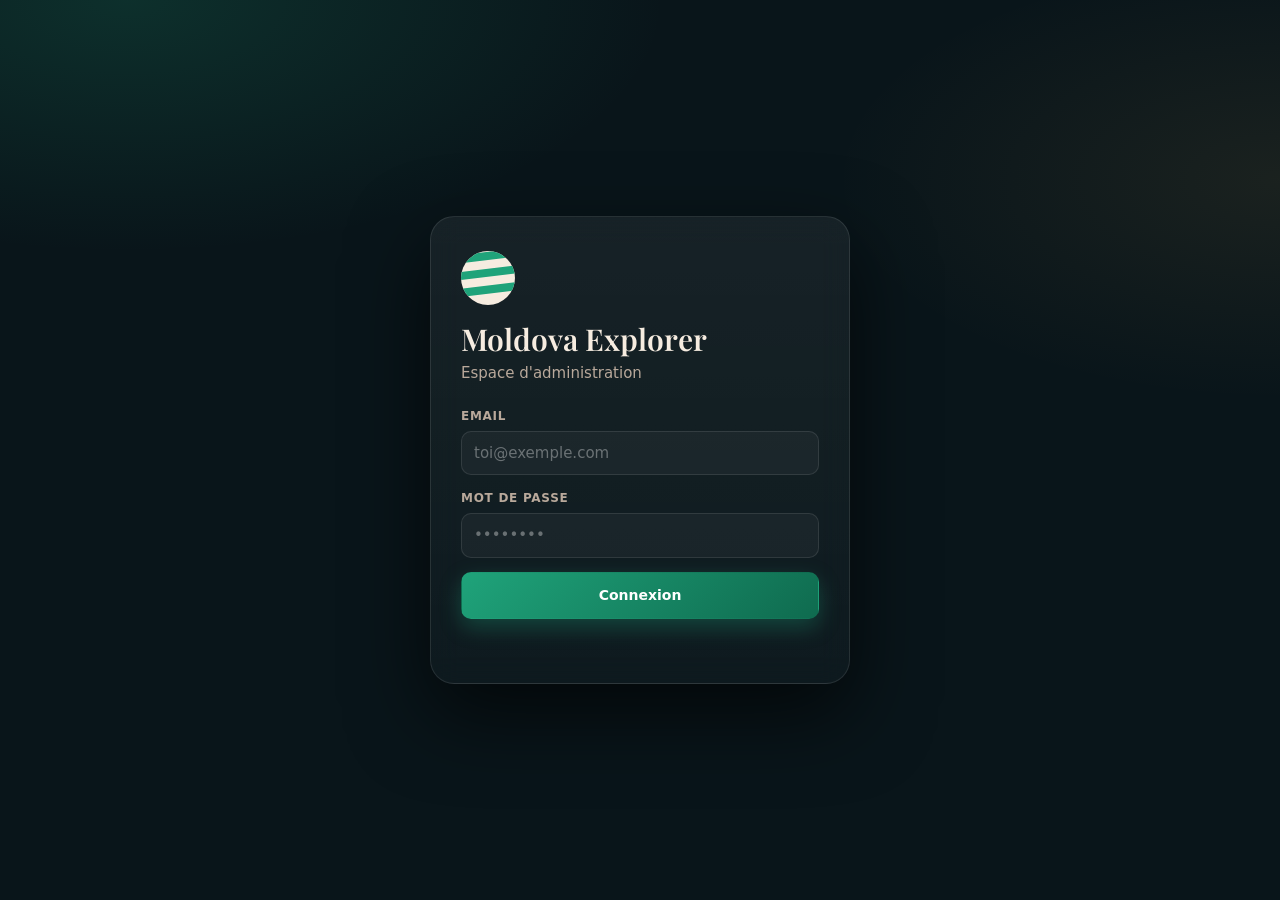
<file: admin.html>
<!DOCTYPE html>
<html lang="fr"><head><meta charset="utf-8">
<meta name="viewport" content="width=device-width, initial-scale=1, viewport-fit=cover">
<meta name="robots" content="noindex">
<meta name="theme-color" content="#09151a">
<title>Moldova Explorer — Admin</title>
<link rel="preconnect" href="https://fonts.googleapis.com"><link rel="preconnect" href="https://fonts.gstatic.com" crossorigin>
<link href="https://fonts.googleapis.com/css2?family=Playfair+Display:wght@500;600;700&display=swap" rel="stylesheet">
<style>
:root{--bg:#09151a;--s1:#0f1d24;--s2:#14262e;--s3:#1a3039;--line:#ffffff1a;--line2:#ffffff2e;--fg:#f6ece0;--mut:#b9a99b;--wine:#1fa37a;--wine2:#0f6b4f;--gold:#e8b45a;--ok:#3aa86a;--warn:#e0a13a;--bad:#e5615f;--r:14px;--ff:'Playfair Display',Georgia,serif}
*{box-sizing:border-box}
html{color-scheme:dark}
body{margin:0;background:var(--bg);color:var(--fg);font:15px/1.5 system-ui,-apple-system,"Segoe UI",sans-serif;min-height:100vh;
 background-image:radial-gradient(60% 40% at 10% 0%,#1fa37a30,transparent 70%),radial-gradient(50% 35% at 100% 20%,#e8b45a14,transparent 70%);background-attachment:fixed}
.hide{display:none!important}
button,input,select,textarea{font:inherit;color:inherit}
button{cursor:pointer}
a{color:var(--gold)}
::selection{background:#e8b45a55}
input,select,textarea{width:100%;background:#ffffff0a;border:1px solid var(--line);border-radius:10px;padding:10px 12px;outline:none;transition:border-color .15s,background .15s,box-shadow .15s}
input::placeholder,textarea::placeholder{color:#ffffff59}
input:focus,select:focus,textarea:focus{border-color:var(--gold);background:#ffffff12;box-shadow:0 0 0 3px #e8b45a24}
select option{color:#111;background:#fff}
textarea{resize:vertical;min-height:92px;line-height:1.5}
label.f{display:block;margin:0 0 14px}
label.f>span{display:block;margin:0 0 6px;font-size:12px;font-weight:600;letter-spacing:.06em;text-transform:uppercase;color:var(--mut)}
label.f>em{display:block;margin-top:5px;font-size:12px;font-style:normal;color:#ffffff73}
.btn{display:inline-flex;align-items:center;justify-content:center;gap:8px;border:1px solid var(--line2);background:#ffffff0d;color:var(--fg);border-radius:10px;padding:9px 15px;font-weight:600;font-size:14px;transition:transform .15s,background .15s,border-color .15s,box-shadow .15s;white-space:nowrap}
.btn:hover{background:#ffffff1c;transform:translateY(-1px)}
.btn:disabled{opacity:.5;cursor:not-allowed;transform:none}
.btn.pri{background:linear-gradient(135deg,var(--wine),var(--wine2));border-color:transparent;color:#fff;box-shadow:0 8px 22px #1fa37a55}
.btn.pri:hover{box-shadow:0 12px 28px #1fa37a99}
.btn.gold{background:linear-gradient(135deg,#f0c36d,#d79a34);border-color:transparent;color:#2a1a05}
.btn.bad{border-color:#e5615f66;color:#ff9b99}.btn.bad:hover{background:#e5615f22}
.btn.sm{padding:6px 10px;font-size:13px;border-radius:8px}
.btn.ico{padding:7px 9px;min-width:34px}

/* ---------- connexion ---------- */
.login{min-height:100vh;display:grid;place-items:center;padding:24px}
.login-card{width:min(420px,100%);padding:34px 30px;border-radius:24px;background:linear-gradient(180deg,#ffffff0f,#ffffff06);border:1px solid var(--line);backdrop-filter:blur(14px);box-shadow:0 30px 80px #000a}
.logo-badge{width:54px;height:54px;border-radius:50%;background:#f6ece0;position:relative;overflow:hidden;margin-bottom:18px}
.logo-badge::before{content:"";position:absolute;inset:-18%;background:var(--wine);clip-path:polygon(0 20%,100% 8%,100% 19%,0 31%,0 43%,100% 31%,100% 42%,0 54%,0 66%,100% 54%,100% 65%,0 77%)}
.login h1{font:600 30px/1.1 var(--ff);margin:0 0 6px}
.login p{margin:0 0 22px;color:var(--mut)}
.err{min-height:20px;margin:10px 0 0;color:var(--bad);font-size:14px}

/* ---------- application ---------- */
.app{display:grid;grid-template-columns:260px 1fr;min-height:100vh}
.side{position:sticky;top:0;height:100vh;display:flex;flex-direction:column;padding:22px 14px 16px;border-right:1px solid var(--line);background:#050d10a6;backdrop-filter:blur(14px)}
.brand{display:flex;align-items:center;gap:12px;padding:0 10px 20px;font:600 21px/1 var(--ff)}
.brand small{display:block;margin-top:4px;font:600 10px/1 system-ui;letter-spacing:.22em;text-transform:uppercase;color:var(--gold)}
.brand .logo-badge{width:38px;height:38px;margin:0;flex:0 0 auto}
.menu{flex:1;overflow-y:auto;display:flex;flex-direction:column;gap:2px}
.menu h4{margin:16px 10px 6px;font:700 10px/1 system-ui;letter-spacing:.2em;text-transform:uppercase;color:#ffffff59}
.mi{display:flex;align-items:center;gap:11px;width:100%;text-align:left;border:0;background:none;border-radius:10px;padding:10px 12px;font-weight:600;color:#f6ece0cc;transition:background .15s,color .15s}
.mi:hover{background:#ffffff12;color:#fff}
.mi.on{background:linear-gradient(135deg,#1fa37a33,#0f6b4f33);color:#fff;box-shadow:inset 0 0 0 1px #1fa37a66}
.mi .ic{width:22px;text-align:center;font-size:17px}
.mi .cnt{margin-left:auto;min-width:22px;text-align:center;padding:1px 7px;border-radius:99px;background:#ffffff14;font-size:12px}
.mi .cnt.alert{background:var(--gold);color:#2a1a05}
.side-foot{display:grid;gap:8px;padding-top:14px;border-top:1px solid var(--line)}
.main{min-width:0;padding:0 clamp(16px,3vw,40px) 80px}
.topbar{position:sticky;top:0;z-index:20;display:flex;flex-wrap:wrap;align-items:center;gap:12px;padding:18px 0;margin-bottom:6px;background:linear-gradient(var(--bg) 70%,transparent)}
.topbar h2{font:600 clamp(26px,3vw,36px)/1.1 var(--ff);margin:0;margin-right:auto}
.topbar h2 small{display:block;margin-top:5px;font:400 14px/1.3 system-ui;color:var(--mut)}
.tools{display:flex;flex-wrap:wrap;gap:10px;align-items:center;margin:4px 0 18px}
.tools .search{flex:1 1 240px;max-width:380px;position:relative}
.tools .search input{padding-left:38px}
.tools .search::before{content:"⌕";position:absolute;left:13px;top:50%;transform:translateY(-52%);font-size:19px;color:var(--mut)}
.seg{display:inline-flex;padding:3px;border-radius:11px;background:#ffffff0d;border:1px solid var(--line)}
.seg button{border:0;background:none;border-radius:8px;padding:6px 12px;font-size:13px;font-weight:600;color:var(--mut)}
.seg button.on{background:#ffffff1f;color:#fff}

/* ---------- liste ---------- */
.list{display:grid;gap:10px}
.row{display:flex;align-items:center;gap:14px;padding:10px 12px;border-radius:var(--r);background:linear-gradient(180deg,#ffffff0b,#ffffff05);border:1px solid var(--line);transition:border-color .15s,transform .15s,background .15s}
.row:hover{border-color:var(--line2);background:#ffffff0f}
.thumb{flex:0 0 74px;height:54px;border-radius:10px;background:var(--s3) center/cover;display:grid;place-items:center;font-size:22px;color:#ffffff59}
.row .info{min-width:0;flex:1}
.row .t{font-weight:700;white-space:nowrap;overflow:hidden;text-overflow:ellipsis}
.row .s{font-size:13px;color:var(--mut);white-space:nowrap;overflow:hidden;text-overflow:ellipsis}
.row .acts{display:flex;gap:6px;flex:0 0 auto}
.pill{display:inline-flex;align-items:center;gap:6px;border:0;border-radius:99px;padding:4px 11px;font-size:12px;font-weight:700;letter-spacing:.02em}
.pill::before{content:"";width:7px;height:7px;border-radius:50%;background:currentColor}
.pill.pub{background:#3aa86a26;color:#6fdc9d}
.pill.dra{background:#e0a13a26;color:#f3c067}
.pill.ev{background:#1fa37a33;color:#7ff0c4}.pill.ev::before{display:none}
.empty{padding:50px 20px;text-align:center;color:var(--mut);border:1px dashed var(--line2);border-radius:var(--r)}
.empty b{display:block;font:600 22px var(--ff);color:var(--fg);margin-bottom:6px}
.skeleton{height:74px;border-radius:var(--r);background:linear-gradient(90deg,#ffffff08,#ffffff14,#ffffff08);background-size:200% 100%;animation:sk 1.2s linear infinite}
@keyframes sk{to{background-position:-200% 0}}

/* ---------- tiroir d'édition ---------- */
.veil{position:fixed;inset:0;z-index:60;background:#000b;backdrop-filter:blur(3px);animation:fade .2s}
.drawer{position:fixed;top:0;right:0;bottom:0;z-index:61;width:min(780px,100%);display:flex;flex-direction:column;background:linear-gradient(180deg,#10222a,#0a161b);border-left:1px solid var(--line2);box-shadow:-30px 0 80px #000c;animation:slide .28s cubic-bezier(.22,1,.36,1)}
@keyframes slide{from{transform:translateX(40px);opacity:0}to{transform:none;opacity:1}}
@keyframes fade{from{opacity:0}to{opacity:1}}
.dh{display:flex;align-items:center;gap:12px;padding:18px 22px 12px}
.dh h3{margin:0;font:600 24px/1.15 var(--ff);margin-right:auto;min-width:0;overflow:hidden;text-overflow:ellipsis;white-space:nowrap}
.dot{width:9px;height:9px;border-radius:50%;background:var(--warn);box-shadow:0 0 10px var(--warn);flex:0 0 auto}
.tabs{display:flex;gap:4px;padding:0 18px;border-bottom:1px solid var(--line);overflow-x:auto;scrollbar-width:none}
.tabs::-webkit-scrollbar{display:none}
.tabs button{flex:0 0 auto;border:0;background:none;padding:11px 14px;font-weight:600;color:var(--mut);border-bottom:2px solid transparent;margin-bottom:-1px}
.tabs button:hover{color:#fff}
.tabs button.on{color:#fff;border-bottom-color:var(--gold)}
.db{flex:1;overflow-y:auto;padding:22px}
.pane{display:none;animation:fade .2s}.pane.on{display:block}
.df{display:flex;gap:10px;align-items:center;justify-content:flex-end;padding:14px 22px calc(14px + env(safe-area-inset-bottom,0px));border-top:1px solid var(--line);background:#050d10cc}
.df .msg{margin-right:auto;font-size:14px;color:var(--mut)}
.g2{display:grid;grid-template-columns:1fr 1fr;gap:0 14px}
.g3{display:grid;grid-template-columns:repeat(3,1fr);gap:0 14px}
.card-sec{padding:16px;border:1px solid var(--line);border-radius:var(--r);background:#ffffff06;margin-bottom:16px}
.card-sec>h5{margin:0 0 12px;font:600 18px var(--ff)}
.langs{display:flex;gap:6px;margin-bottom:10px;flex-wrap:wrap}
.langs button{border:1px solid var(--line);background:#ffffff0a;border-radius:99px;padding:4px 12px;font-size:13px;font-weight:700;color:var(--mut)}
.langs button.on{background:var(--gold);border-color:var(--gold);color:#2a1a05}
.langs button.has::after{content:" •";color:var(--ok)}
.langs button.on.has::after{color:#2a1a05}
.lp{display:none}.lp.on{display:block}
.prev{display:block;width:100%;max-height:200px;object-fit:cover;border-radius:12px;margin-top:10px;background:var(--s3)}
.prev:not([src]),.prev[src=""]{display:none}
.thumbs{display:flex;gap:8px;flex-wrap:wrap;margin-top:10px}
.thumbs img{width:72px;height:54px;object-fit:cover;border-radius:8px;border:1px solid var(--line);background:var(--s3)}
.checks{display:flex;flex-wrap:wrap;gap:8px}
.checks label{display:inline-flex;align-items:center;gap:8px;border:1px solid var(--line);border-radius:99px;padding:6px 13px;cursor:pointer;user-select:none;font-size:14px}
.checks input{width:auto;accent-color:var(--gold)}
.checks label:has(input:checked){background:#e8b45a26;border-color:var(--gold)}
#pick .leaflet-tile-pane{filter:invert(1) hue-rotate(198deg) brightness(.92) contrast(.9) saturate(.75)}
#pick{height:320px;border-radius:12px;border:1px solid var(--line);margin-top:10px;overflow:hidden}
.row2{display:grid;grid-template-columns:1fr 1fr auto;gap:10px;align-items:end}
.json{font:13px/1.5 ui-monospace,Menlo,Consolas,monospace;min-height:220px}
.hint{font-size:13px;color:var(--mut);margin:0 0 14px}

/* ---------- accueil : galerie / cartes / vidéo ---------- */
.ggrid{display:grid;grid-template-columns:repeat(auto-fill,minmax(210px,1fr));gap:14px}
.gitem{position:relative;border-radius:16px;background:linear-gradient(180deg,#ffffff0d,#ffffff05);border:1px solid var(--line);overflow:hidden;transition:transform .2s,border-color .2s,box-shadow .2s}
.gitem:hover{border-color:var(--line2)}
.gitem.drag{opacity:.35;transform:scale(.97)}
.gitem.over{border-color:var(--gold);box-shadow:0 0 0 3px #e8b45a33}
.gthumb{position:relative;aspect-ratio:3/2;background:var(--s3) center/cover;cursor:grab}
.gthumb .n{position:absolute;top:8px;left:8px;min-width:28px;height:28px;padding:0 8px;border-radius:99px;background:#000b;display:grid;place-items:center;font-weight:800;font-size:13px}
.gthumb .h{position:absolute;top:8px;right:8px;width:28px;height:28px;border-radius:8px;background:#000b;display:grid;place-items:center;letter-spacing:-2px;font-weight:900;color:#ffffffb3}
.gcap{padding:10px 12px 4px;font-weight:600;white-space:nowrap;overflow:hidden;text-overflow:ellipsis}
.gcap.none{color:#ffffff59;font-weight:400;font-style:italic}
.glink{padding:0 12px;font-size:12px;color:var(--gold);white-space:nowrap;overflow:hidden;text-overflow:ellipsis;min-height:18px}
.gact{display:flex;gap:6px;padding:8px 12px 12px}
.gact .btn{flex:1}
.addtile{display:grid;place-items:center;align-content:center;gap:6px;min-height:200px;border:2px dashed var(--line2);border-radius:16px;background:none;color:var(--mut);font-weight:700;transition:border-color .2s,color .2s,background .2s}
.addtile:hover{border-color:var(--gold);color:var(--gold);background:#e8b45a0d}
.addtile b{font-size:34px;line-height:1}
.hcards{display:grid;gap:16px}
.hcard{display:grid;grid-template-columns:260px 1fr;gap:18px;padding:16px;border-radius:18px;border:1px solid var(--line);background:linear-gradient(180deg,#ffffff0b,#ffffff05)}
.hcard .vis{position:relative;border-radius:14px;min-height:180px;background:var(--g,#333) center/cover;display:flex;flex-direction:column;justify-content:flex-end;padding:14px;overflow:hidden;isolation:isolate}
.hcard .vis::before{content:"";position:absolute;inset:0;z-index:-1;background:linear-gradient(#0000 30%,#000c)}
.hcard .vis b{font:600 26px/1 var(--ff)}
.hcard .vis span{font-size:12px;opacity:.8}
.hcard h5{margin:0 0 10px;font:600 20px var(--ff);display:flex;align-items:center;gap:10px}
.vid-prev{width:100%;max-height:340px;border-radius:14px;background:#000;margin-top:12px}
.savebar{position:sticky;bottom:14px;z-index:15;display:flex;align-items:center;gap:12px;padding:12px 16px;border-radius:16px;background:#14262ee6;border:1px solid var(--gold);box-shadow:0 18px 50px #000a;backdrop-filter:blur(12px);margin-top:22px;animation:fade .2s}
.savebar span{margin-right:auto;font-weight:600}
.modal{position:fixed;inset:0;z-index:70;display:grid;place-items:center;padding:16px;background:#000b;backdrop-filter:blur(3px);animation:fade .2s}
.mbox{width:min(640px,100%);max-height:92vh;display:flex;flex-direction:column;border-radius:22px;background:linear-gradient(180deg,#14262e,#0c1a20);border:1px solid var(--line2);box-shadow:0 40px 100px #000c;animation:pop .25s cubic-bezier(.22,1,.36,1)}
@keyframes pop{from{opacity:0;transform:translateY(24px) scale(.97)}to{opacity:1;transform:none}}
.mbox.wide{width:min(900px,100%)}
.mbox h3{margin:0;padding:20px 22px 6px;font:600 24px var(--ff)}
.mbox .mb{padding:10px 22px 6px;overflow-y:auto}
.mbox .mf{display:flex;gap:10px;justify-content:flex-end;padding:14px 22px 18px}
.pgrid{display:grid;grid-template-columns:repeat(auto-fill,minmax(120px,1fr));gap:10px}
.pitem{position:relative;aspect-ratio:4/3;border-radius:10px;background:var(--s3) center/cover;border:2px solid transparent;cursor:pointer;overflow:hidden}
.pitem.sel{border-color:var(--gold);box-shadow:0 0 0 3px #e8b45a44}
.pitem.sel::after{content:"✓";position:absolute;top:6px;right:6px;width:24px;height:24px;border-radius:50%;background:var(--gold);color:#2a1a05;display:grid;place-items:center;font-weight:900}
.pitem i{position:absolute;left:0;right:0;bottom:0;padding:12px 6px 5px;font:600 11px/1.2 system-ui;font-style:normal;background:linear-gradient(#0000,#000c);white-space:nowrap;overflow:hidden;text-overflow:ellipsis}
.cand{display:flex;gap:14px;padding:14px;border-radius:var(--r);border:1px solid var(--line);background:#ffffff08}
.cand .thumb{flex:0 0 110px;height:80px}
.cand p{margin:4px 0 0;color:var(--mut);font-size:14px;display:-webkit-box;-webkit-line-clamp:3;-webkit-box-orient:vertical;overflow:hidden}
.cand .acts{display:flex;flex-direction:column;gap:6px;justify-content:center}
#toasts{position:fixed;bottom:18px;left:50%;transform:translateX(-50%);z-index:100;display:grid;gap:8px;width:min(92vw,420px);pointer-events:none}
.toast{padding:12px 16px;border-radius:12px;background:#14262ef2;border:1px solid var(--line2);box-shadow:0 14px 40px #000a;font-weight:600;animation:pop .25s cubic-bezier(.22,1,.36,1)}
.toast.ok{border-color:#3aa86a99}.toast.ok::before{content:"✓  ";color:var(--ok)}
.toast.err{border-color:#e5615f99}.toast.err::before{content:"✕  ";color:var(--bad)}

@media(max-width:900px){
 .app{grid-template-columns:1fr}
 .side{position:sticky;top:0;z-index:30;height:auto;flex-direction:row;align-items:center;gap:8px;padding:10px 12px;border-right:0;border-bottom:1px solid var(--line);overflow:hidden}
 .brand{padding:0 6px 0 0}.brand small,.brand span{display:none}
 .menu{flex-direction:row;overflow-x:auto;scrollbar-width:none;gap:4px}.menu::-webkit-scrollbar{display:none}
 .menu h4{display:none}
 .mi{flex:0 0 auto;width:auto;padding:8px 12px;white-space:nowrap}.mi .cnt{display:none}
 .side-foot{display:flex;flex:0 0 auto;border:0;padding:0}.side-foot .btn span{display:none}
 .topbar{position:static}
 .hcard{grid-template-columns:1fr}
 .g2,.g3{grid-template-columns:1fr}
 .row2{grid-template-columns:1fr 1fr}.row2 .btn{grid-column:1/-1}
 .row{flex-wrap:wrap}.row .acts{width:100%;justify-content:flex-end}
 .drawer{width:100%;border-left:0}
 .cand{flex-wrap:wrap}.cand .acts{flex-direction:row;width:100%}
}
@media(prefers-reduced-motion:reduce){*{animation:none!important;transition:none!important}}

.srch{display:flex;gap:8px;margin-bottom:8px}.srch input{flex:1}
.tkres{display:grid;gap:6px;margin-bottom:10px;max-height:260px;overflow:auto}
.tkr{display:grid;grid-template-columns:1fr auto;gap:2px 10px;text-align:left;padding:9px 12px;border-radius:10px;border:1px solid var(--line);background:#ffffff0a;color:var(--fg)}
button.tkr{cursor:pointer}button.tkr:hover{border-color:var(--gold);background:#e8b45a14}
.tkr b{font-weight:700}.tkr span{grid-column:1;font-size:12px;color:var(--mut);white-space:nowrap;overflow:hidden;text-overflow:ellipsis}
.tkr em{grid-row:1/3;grid-column:2;align-self:center;font-style:normal;font-weight:700;color:var(--gold);font-size:13px}
.tkr.dim{color:var(--mut);border-style:dashed;display:block}
#tkMap{height:380px;border-radius:12px;border:1px solid var(--line);overflow:hidden}
#tkMap .leaflet-tile-pane{filter:invert(1) hue-rotate(198deg) brightness(.92) contrast(.9) saturate(.75)}
.tkpin{display:grid;place-items:center;width:30px;height:30px;border-radius:50%;background:linear-gradient(135deg,#ffd35c,#e0952c);color:#2a1a05;font:800 14px system-ui;border:2px solid #fff;box-shadow:0 4px 12px #000a;cursor:grab}
.tklist{list-style:none;margin:14px 0 0;padding:0;display:grid;gap:8px}
.tks{display:grid;grid-template-columns:34px 1fr auto;gap:6px 10px;align-items:center;padding:10px;border-radius:12px;border:1px solid var(--line);background:#ffffff08}
.tks .n{width:30px;height:30px;border-radius:50%;display:grid;place-items:center;background:linear-gradient(135deg,#ffd35c,#e0952c);color:#2a1a05;font-weight:800}
.tks .tkf{display:grid;gap:6px;grid-template-columns:1fr 1.4fr}.tks .tka{display:flex;gap:4px}
.tks .co{grid-column:2/4;font-size:12px;color:var(--mut)}
.tk-empty{padding:18px;text-align:center;color:var(--mut);border:1px dashed var(--line2);border-radius:12px}
details.card-sec summary{cursor:pointer;font:600 16px var(--ff)}
@media(max-width:900px){.tks .tkf{grid-template-columns:1fr}}

.rng{display:grid;grid-template-columns:150px 1fr 64px;gap:10px;align-items:center;margin:0 0 12px;font-size:14px}
.rng span{color:var(--mut)}.rng input[type=range]{accent-color:var(--gold);padding:0;background:none;border:0}.rng output{text-align:right;font-variant-numeric:tabular-nums;font-weight:700}
.bgprev{position:relative;height:150px;border-radius:12px;overflow:hidden;border:1px solid var(--line);background:#0b1a33;display:grid;place-items:center}
.bgprev .bgp-img{position:absolute;inset:-6%;background-size:cover;background-position:center}
.bgprev b{position:relative;font:600 16px var(--ff);text-shadow:0 2px 12px #000}
.bgprev.auto::after{content:"Photo automatique du pays (aperçu non disponible ici)";position:absolute;left:10px;right:10px;bottom:8px;font-size:12px;color:var(--mut);text-align:center}
@media(max-width:900px){.rng{grid-template-columns:1fr 64px}.rng span{grid-column:1/-1}}

.lgrid{display:grid;grid-template-columns:repeat(auto-fill,minmax(340px,1fr));gap:14px}
.lcard{padding:16px;border-radius:18px;border:1px solid var(--line);background:linear-gradient(180deg,#ffffff0b,#ffffff05)}
.lh{display:flex;gap:10px;align-items:center;justify-content:space-between;flex-wrap:wrap;margin-bottom:12px}
.lh .ln{font:600 20px var(--ff)}.lh small{color:var(--mut)}
.sw{display:inline-flex;align-items:center;gap:8px;font-size:13px;color:var(--mut);cursor:pointer}.sw input{width:auto;accent-color:var(--gold)}
.pbar{height:12px;border-radius:99px;background:#ffffff14;overflow:hidden;border:1px solid var(--line)}
.pbar i{display:block;height:100%;width:0;border-radius:99px;background:linear-gradient(90deg,#f0c36d,#d79a34);box-shadow:0 0 14px #e8b45a88;transition:width .5s}
.pinfo{margin-top:8px;font-size:13px;color:var(--mut)}.pinfo b{color:var(--fg);font-size:15px}
.lmsg{margin-top:10px;padding:10px 12px;border-radius:10px;background:#e8b45a1a;border:1px solid #e8b45a55;font-size:13px;line-height:1.45}.lmsg.bad{background:#e5615f1f;border-color:#e5615f66}
.spin{color:var(--gold);font-size:13px;align-self:center;animation:blink 1.2s infinite}@keyframes blink{50%{opacity:.35}}
code{background:#ffffff14;padding:1px 6px;border-radius:6px;font-size:.92em}
</style></head><body>
<div id="toasts" aria-live="polite"></div>

<section id="login" class="login">
 <div class="login-card">
  <div class="logo-badge" aria-hidden="true"></div>
  <h1>Moldova Explorer</h1>
  <p>Espace d'administration</p>
  <label class="f"><span>Email</span><input id="em" type="email" placeholder="toi@exemple.com" autocomplete="username"></label>
  <label class="f"><span>Mot de passe</span><input id="pw" type="password" placeholder="••••••••" autocomplete="current-password"></label>
  <button class="btn pri" id="go" style="width:100%;padding:12px">Connexion</button>
  <div class="err" id="err" role="alert"></div>
 </div>
</section>

<div id="app" class="app hide">
 <aside class="side">
  <div class="brand"><div class="logo-badge" aria-hidden="true"></div><div>Moldova<small>Administration</small></div></div>
  <nav class="menu" id="menu" aria-label="Sections"></nav>
  <div class="side-foot">
   <button class="btn" id="btnSeed" title="Copie dans la base les fiches codées en dur dans le site (sans doublon)">⬇ <span>Importer les fiches du site</span></button>
   <a class="btn" href="./" target="_blank" rel="noopener">↗ <span>Voir le site</span></a>
   <button class="btn" id="btnOut">⎋ <span>Déconnexion</span></button>
  </div>
 </aside>
 <main class="main">
  <div class="topbar" id="topbar"></div>
  <div id="content"></div>
 </main>
</div>
<script src="config.js"></script>
<script src="admin.js"></script>
</body></html>
</file>
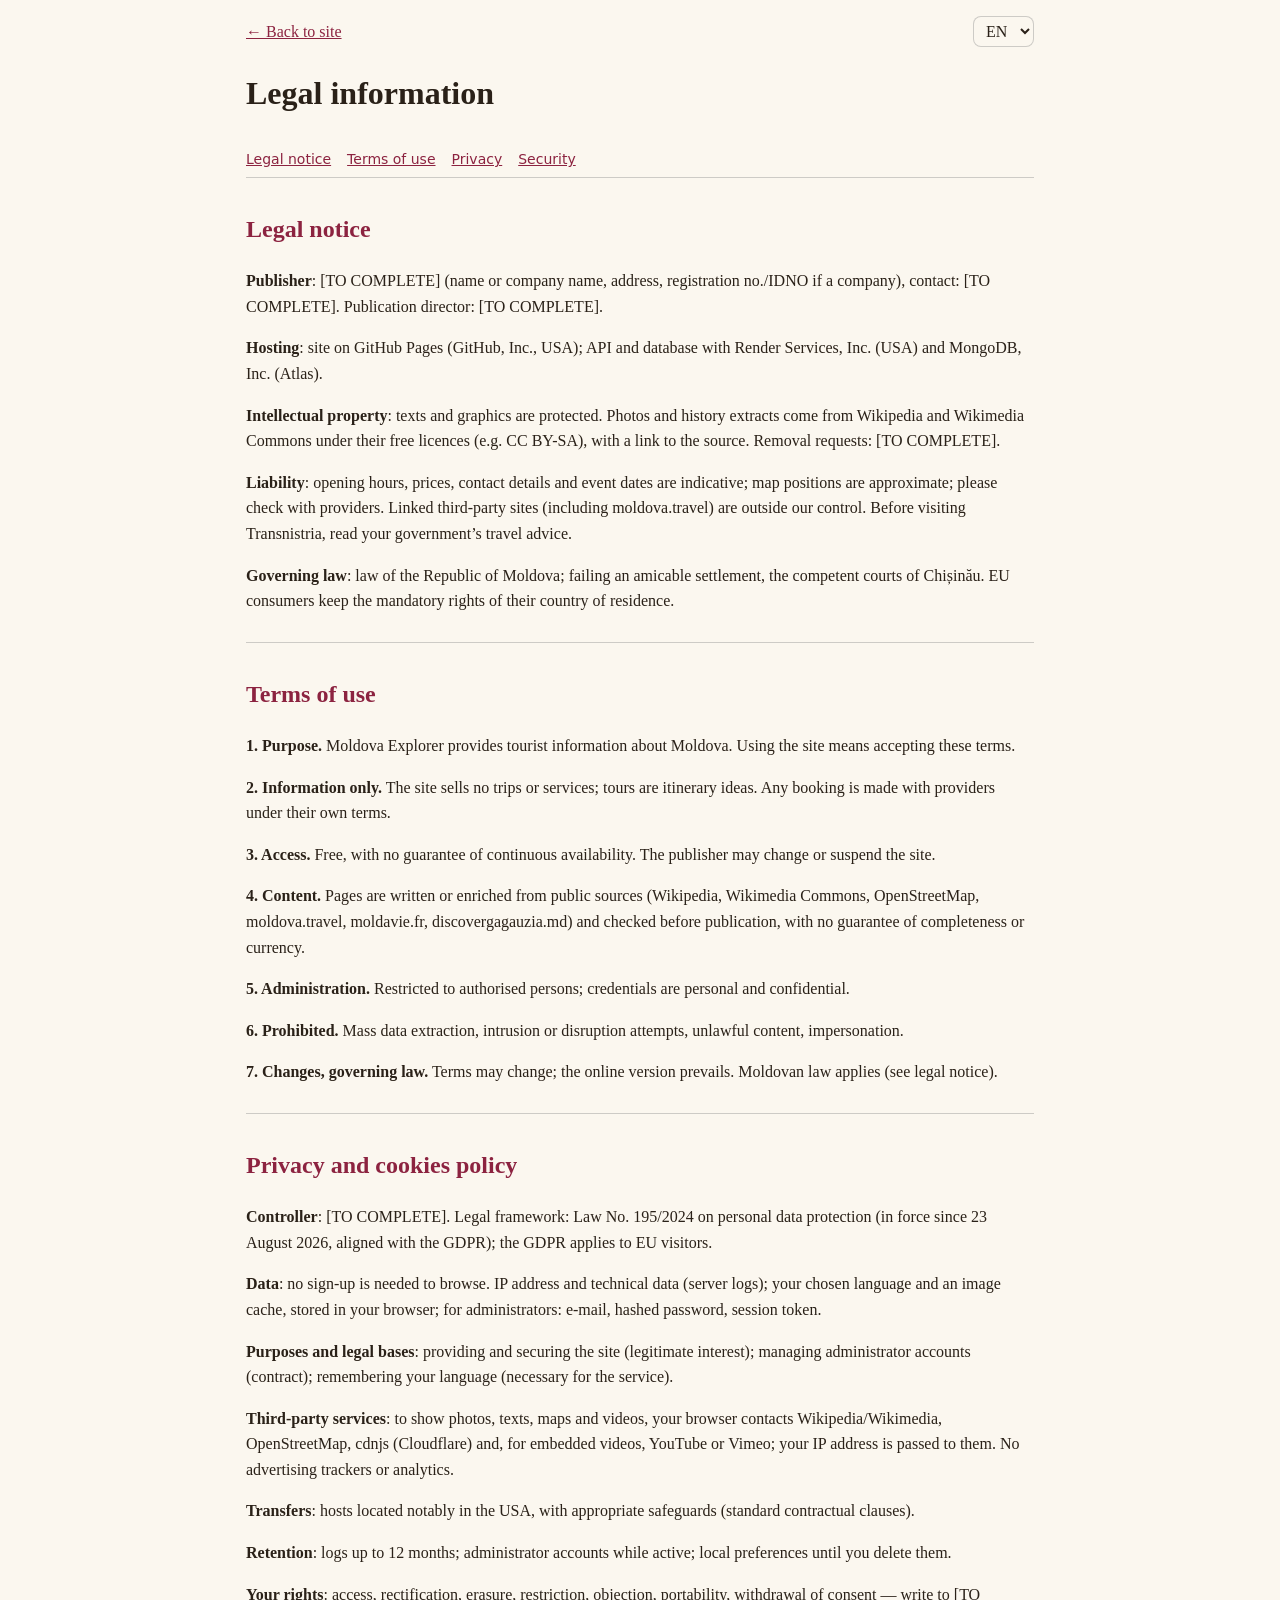
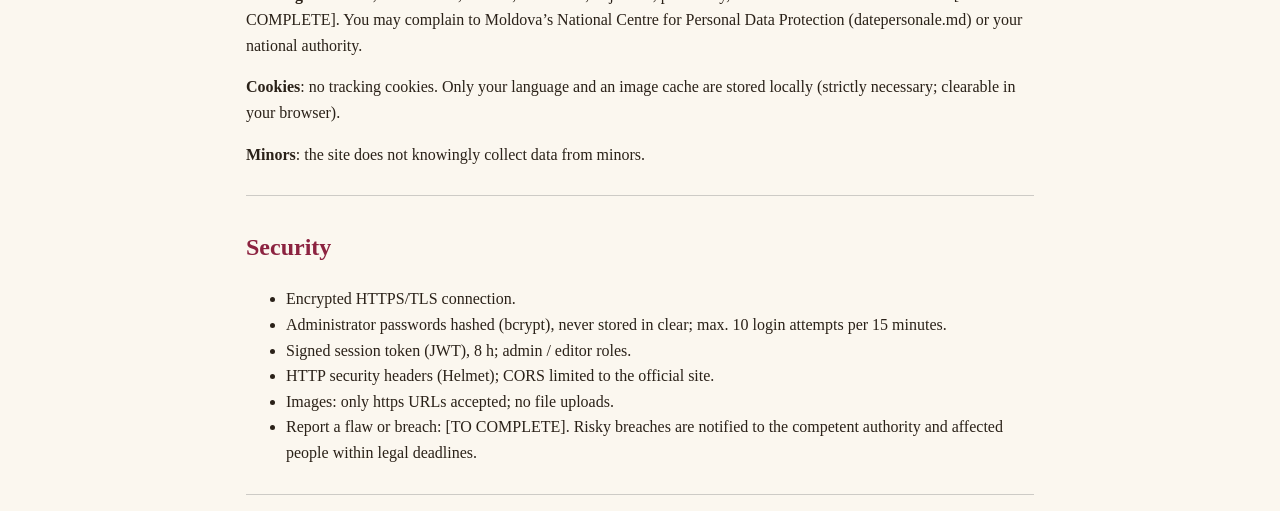
<file: legal.html>
<!DOCTYPE html><html lang="fr"><head><meta charset="utf-8"><meta name="viewport" content="width=device-width,initial-scale=1">
<title>Moldova Explorer — Legal</title>
<script>(function(){var L=['fr','en','es','ro','ru'],l=null;try{l=localStorage.getItem('md_lang')}catch(e){}if(L.indexOf(l)<0){var n=(navigator.language||'fr').slice(0,2);l=L.indexOf(n)<0?'fr':n}document.documentElement.lang=l})()</script>
<style>
:root{--bg:#fbf7ef;--fg:#2a2118;--line:#8886;--acc:#8c2340}
@media(prefers-color-scheme:dark){:root{--bg:#14100b;--fg:#f3ead9;--acc:#e58aa0}}
*{box-sizing:border-box}
body{font:16px/1.6 Georgia,serif;max-width:820px;margin:auto;padding:16px;color:var(--fg);background:var(--bg)}
a{color:var(--acc)}
[data-l]{display:none}
html[lang=fr] [data-l=fr],html[lang=ro] [data-l=ro],html[lang=ru] [data-l=ru],html[lang=en] [data-l=en],html[lang=es] [data-l=es]{display:revert}
.top{display:flex;justify-content:space-between;align-items:center;gap:12px}
select{font:inherit;background:var(--bg);color:var(--fg);border:1px solid var(--line);border-radius:8px;padding:5px 8px}
nav{display:flex;flex-wrap:wrap;gap:8px 16px;padding:10px 0;border-bottom:1px solid var(--line);font:14px system-ui}
section{padding:12px 0;border-bottom:1px solid var(--line);scroll-margin-top:12px}
h2{color:var(--acc)}
</style></head><body>
<div class="top"><a href="index.html"><span data-l="fr">← Retour au site</span><span data-l="ro">← Înapoi la site</span><span data-l="ru">← Назад на сайт</span><span data-l="en">← Back to site</span><span data-l="es">← Volver al sitio</span></a>
<select id="lang" aria-label="Language"><option value="fr">FR</option><option value="ro">RO</option><option value="ru">RU</option><option value="en">EN</option><option value="es">ES</option></select></div>
<h1><span data-l="fr">Informations légales</span><span data-l="ro">Informații legale</span><span data-l="ru">Правовая информация</span><span data-l="en">Legal information</span><span data-l="es">Información legal</span></h1>
<nav><a href="#mentions"><span data-l="fr">Mentions légales</span><span data-l="ro">Mențiuni legale</span><span data-l="ru">Правовая информация</span><span data-l="en">Legal notice</span><span data-l="es">Aviso legal</span></a><a href="#cgu"><span data-l="fr">CGU</span><span data-l="ro">Termeni de utilizare</span><span data-l="ru">Условия использования</span><span data-l="en">Terms of use</span><span data-l="es">Condiciones de uso</span></a><a href="#confidentialite"><span data-l="fr">Confidentialité</span><span data-l="ro">Confidențialitate</span><span data-l="ru">Конфиденциальность</span><span data-l="en">Privacy</span><span data-l="es">Privacidad</span></a><a href="#securite"><span data-l="fr">Sécurité</span><span data-l="ro">Securitate</span><span data-l="ru">Безопасность</span><span data-l="en">Security</span><span data-l="es">Seguridad</span></a></nav>
<section id="mentions"><div data-l="fr"><h2>Mentions légales</h2><p><b>Éditeur</b> : [À COMPLÉTER] (nom ou raison sociale, adresse, n° d’immatriculation/IDNO si société), contact : [À COMPLÉTER]. Directeur de la publication : [À COMPLÉTER].</p><p><b>Hébergement</b> : site sur GitHub Pages (GitHub, Inc., États-Unis) ; API et base de données chez Render Services, Inc. (États-Unis) et MongoDB, Inc. (Atlas).</p><p><b>Propriété intellectuelle</b> : textes et éléments graphiques protégés. Photos et extraits d’histoire issus de Wikipédia et Wikimedia Commons, soumis à leurs licences libres (ex. CC BY-SA), avec lien vers la source. Demande de retrait : [À COMPLÉTER].</p><p><b>Responsabilité</b> : horaires, tarifs, coordonnées et dates d’événements sont indicatifs ; les positions sur la carte sont approximatives ; vérifiez auprès des prestataires. Les sites tiers liés (dont moldova.travel) ne sont pas sous notre contrôle. Avant de visiter la Transnistrie, consultez les conseils aux voyageurs de votre pays.</p><p><b>Droit applicable</b> : droit de la République de Moldavie ; à défaut d’accord amiable, tribunaux compétents de Chișinău. Le consommateur de l’UE conserve les droits impératifs de son pays de résidence.</p></div><div data-l="ro"><h2>Mențiuni legale</h2><p><b>Editor</b>: [DE COMPLETAT] (nume sau denumire, adresă, nr. de înregistrare/IDNO dacă este societate), contact: [DE COMPLETAT]. Director de publicație: [DE COMPLETAT].</p><p><b>Găzduire</b>: site pe GitHub Pages (GitHub, Inc., SUA); API și bază de date la Render Services, Inc. (SUA) și MongoDB, Inc. (Atlas).</p><p><b>Proprietate intelectuală</b>: textele și elementele grafice sunt protejate. Fotografiile și fragmentele de istorie provin de la Wikipedia și Wikimedia Commons, sub licențele lor libere (ex. CC BY-SA), cu link către sursă. Cereri de eliminare: [DE COMPLETAT].</p><p><b>Răspundere</b>: orarele, tarifele, datele de contact și datele evenimentelor sunt orientative; pozițiile de pe hartă sunt aproximative; verificați la prestatori. Site-urile terțe legate (inclusiv moldova.travel) nu sunt controlate de noi. Înainte de a vizita Transnistria, consultați recomandările de călătorie ale țării dvs.</p><p><b>Legea aplicabilă</b>: legea Republicii Moldova; în lipsa unei soluții amiabile, instanțele competente din Chișinău. Consumatorul din UE păstrează drepturile imperative din țara sa de reședință.</p></div><div data-l="ru"><h2>Правовая информация</h2><p><b>Издатель</b>: [ЗАПОЛНИТЬ] (имя или наименование, адрес, регистрационный номер/IDNO для юрлица), контакт: [ЗАПОЛНИТЬ]. Ответственный за публикации: [ЗАПОЛНИТЬ].</p><p><b>Хостинг</b>: сайт на GitHub Pages (GitHub, Inc., США); API и база данных — Render Services, Inc. (США) и MongoDB, Inc. (Atlas).</p><p><b>Интеллектуальная собственность</b>: тексты и графика защищены. Фотографии и исторические справки взяты из Википедии и Wikimedia Commons на условиях их свободных лицензий (напр. CC BY-SA) со ссылкой на источник. Запросы на удаление: [ЗАПОЛНИТЬ].</p><p><b>Ответственность</b>: часы работы, цены, контакты и даты событий ориентировочны; положение объектов на карте приблизительно; уточняйте у поставщиков услуг. Мы не контролируем сторонние сайты (в т. ч. moldova.travel). Перед поездкой в Приднестровье изучите рекомендации МИД вашей страны.</p><p><b>Применимое право</b>: право Республики Молдова; при отсутствии мирового соглашения — компетентные суды Кишинёва. Потребитель из ЕС сохраняет императивные права страны проживания.</p></div><div data-l="en"><h2>Legal notice</h2><p><b>Publisher</b>: [TO COMPLETE] (name or company name, address, registration no./IDNO if a company), contact: [TO COMPLETE]. Publication director: [TO COMPLETE].</p><p><b>Hosting</b>: site on GitHub Pages (GitHub, Inc., USA); API and database with Render Services, Inc. (USA) and MongoDB, Inc. (Atlas).</p><p><b>Intellectual property</b>: texts and graphics are protected. Photos and history extracts come from Wikipedia and Wikimedia Commons under their free licences (e.g. CC BY-SA), with a link to the source. Removal requests: [TO COMPLETE].</p><p><b>Liability</b>: opening hours, prices, contact details and event dates are indicative; map positions are approximate; please check with providers. Linked third-party sites (including moldova.travel) are outside our control. Before visiting Transnistria, read your government’s travel advice.</p><p><b>Governing law</b>: law of the Republic of Moldova; failing an amicable settlement, the competent courts of Chișinău. EU consumers keep the mandatory rights of their country of residence.</p></div><div data-l="es"><h2>Aviso legal</h2><p><b>Editor</b>: [A COMPLETAR] (nombre o razón social, dirección, n.º de registro/IDNO si es empresa), contacto: [A COMPLETAR]. Director de la publicación: [A COMPLETAR].</p><p><b>Alojamiento</b>: sitio en GitHub Pages (GitHub, Inc., EE. UU.); API y base de datos en Render Services, Inc. (EE. UU.) y MongoDB, Inc. (Atlas).</p><p><b>Propiedad intelectual</b>: textos y gráficos protegidos. Las fotos y extractos históricos proceden de Wikipedia y Wikimedia Commons, con sus licencias libres (p. ej. CC BY-SA) y enlace a la fuente. Solicitudes de retirada: [A COMPLETAR].</p><p><b>Responsabilidad</b>: horarios, precios, datos de contacto y fechas de eventos son orientativos; las posiciones del mapa son aproximadas; compruébelos con los proveedores. No controlamos los sitios de terceros enlazados (incl. moldova.travel). Antes de visitar Transnistria, consulte las recomendaciones de viaje de su país.</p><p><b>Derecho aplicable</b>: derecho de la República de Moldavia; sin acuerdo amistoso, tribunales competentes de Chișinău. El consumidor de la UE conserva los derechos imperativos de su país de residencia.</p></div></section>
<section id="cgu"><div data-l="fr"><h2>Conditions générales d’utilisation (CGU)</h2><p><b>1. Objet.</b> Moldova Explorer présente des informations touristiques sur la Moldavie. Utiliser le site vaut acceptation des CGU.</p><p><b>2. Information uniquement.</b> Le site ne vend aucun voyage ni service ; les circuits sont des idées d’itinéraires. Toute réservation se fait auprès des prestataires, selon leurs conditions.</p><p><b>3. Accès.</b> Gratuit, sans garantie de disponibilité continue. L’éditeur peut modifier ou suspendre le site.</p><p><b>4. Contenus.</b> Fiches rédigées ou enrichies à partir de sources publiques (Wikipédia, Wikimedia Commons, OpenStreetMap, moldova.travel, moldavie.fr, discovergagauzia.md) et vérifiées avant publication, sans garantie d’exhaustivité ni d’actualité.</p><p><b>5. Administration.</b> Espace réservé aux personnes habilitées ; identifiants personnels et confidentiels.</p><p><b>6. Interdits.</b> Extraction massive de données, tentative d’intrusion ou de perturbation, contenus illicites, usurpation d’identité.</p><p><b>7. Modification, droit applicable.</b> Les CGU peuvent évoluer ; la version en ligne fait foi. Droit moldave (voir mentions légales).</p></div><div data-l="ro"><h2>Termeni și condiții de utilizare</h2><p><b>1. Obiect.</b> Moldova Explorer oferă informații turistice despre Moldova. Utilizarea site-ului înseamnă acceptarea acestor termeni.</p><p><b>2. Doar informare.</b> Site-ul nu vinde călătorii sau servicii; circuitele sunt idei de itinerarii. Orice rezervare se face la prestatori, conform condițiilor lor.</p><p><b>3. Acces.</b> Gratuit, fără garanția disponibilității continue. Editorul poate modifica sau suspenda site-ul.</p><p><b>4. Conținut.</b> Fișele sunt redactate sau completate din surse publice (Wikipedia, Wikimedia Commons, OpenStreetMap, moldova.travel, moldavie.fr, discovergagauzia.md) și verificate înainte de publicare, fără garanția caracterului complet sau actual.</p><p><b>5. Administrare.</b> Rezervată persoanelor autorizate; datele de autentificare sunt personale și confidențiale.</p><p><b>6. Interzis.</b> Extragerea masivă de date, tentative de intruziune sau perturbare, conținut ilicit, uzurparea identității.</p><p><b>7. Modificări, lege aplicabilă.</b> Termenii pot fi modificați; versiunea online prevalează. Se aplică legea moldovenească (vezi mențiunile legale).</p></div><div data-l="ru"><h2>Условия использования</h2><p><b>1. Предмет.</b> Moldova Explorer предоставляет туристическую информацию о Молдове. Использование сайта означает согласие с условиями.</p><p><b>2. Только информация.</b> Сайт не продаёт поездки и услуги; туры — это идеи маршрутов. Бронирование осуществляется у поставщиков на их условиях.</p><p><b>3. Доступ.</b> Бесплатный, без гарантии бесперебойной работы. Издатель может изменить или приостановить сайт.</p><p><b>4. Содержание.</b> Карточки составлены или дополнены по открытым источникам (Википедия, Wikimedia Commons, OpenStreetMap, moldova.travel, moldavie.fr, discovergagauzia.md) и проверяются перед публикацией; полнота и актуальность не гарантируются.</p><p><b>5. Администрирование.</b> Только для уполномоченных лиц; учётные данные личные и конфиденциальные.</p><p><b>6. Запрещено.</b> Массовое извлечение данных, попытки взлома или нарушения работы, незаконный контент, выдача себя за другое лицо.</p><p><b>7. Изменения, применимое право.</b> Условия могут меняться; действует онлайн-версия. Применяется право Молдовы (см. правовую информацию).</p></div><div data-l="en"><h2>Terms of use</h2><p><b>1. Purpose.</b> Moldova Explorer provides tourist information about Moldova. Using the site means accepting these terms.</p><p><b>2. Information only.</b> The site sells no trips or services; tours are itinerary ideas. Any booking is made with providers under their own terms.</p><p><b>3. Access.</b> Free, with no guarantee of continuous availability. The publisher may change or suspend the site.</p><p><b>4. Content.</b> Pages are written or enriched from public sources (Wikipedia, Wikimedia Commons, OpenStreetMap, moldova.travel, moldavie.fr, discovergagauzia.md) and checked before publication, with no guarantee of completeness or currency.</p><p><b>5. Administration.</b> Restricted to authorised persons; credentials are personal and confidential.</p><p><b>6. Prohibited.</b> Mass data extraction, intrusion or disruption attempts, unlawful content, impersonation.</p><p><b>7. Changes, governing law.</b> Terms may change; the online version prevails. Moldovan law applies (see legal notice).</p></div><div data-l="es"><h2>Condiciones de uso</h2><p><b>1. Objeto.</b> Moldova Explorer ofrece información turística sobre Moldavia. Usar el sitio implica aceptar estas condiciones.</p><p><b>2. Solo información.</b> El sitio no vende viajes ni servicios; los circuitos son ideas de itinerarios. Toda reserva se hace con los proveedores según sus condiciones.</p><p><b>3. Acceso.</b> Gratuito, sin garantía de disponibilidad continua. El editor puede modificar o suspender el sitio.</p><p><b>4. Contenidos.</b> Fichas redactadas o enriquecidas con fuentes públicas (Wikipedia, Wikimedia Commons, OpenStreetMap, moldova.travel, moldavie.fr, discovergagauzia.md) y revisadas antes de publicarse, sin garantía de exhaustividad ni actualidad.</p><p><b>5. Administración.</b> Reservada a personas autorizadas; credenciales personales y confidenciales.</p><p><b>6. Prohibido.</b> Extracción masiva de datos, intentos de intrusión o perturbación, contenidos ilícitos, suplantación de identidad.</p><p><b>7. Cambios y derecho aplicable.</b> Las condiciones pueden cambiar; prevalece la versión en línea. Rige el derecho moldavo (véase aviso legal).</p></div></section>
<section id="confidentialite"><div data-l="fr"><h2>Politique de confidentialité et cookies</h2><p><b>Responsable du traitement</b> : [À COMPLÉTER]. Cadre légal : loi n° 195/2024 sur la protection des données à caractère personnel (en vigueur depuis le 23 août 2026, alignée sur le RGPD) ; le RGPD s’applique aux visiteurs de l’UE.</p><p><b>Données</b> : aucune inscription pour visiter le site. Adresse IP et données techniques (journaux des serveurs) ; langue choisie et cache d’images, stockés dans votre navigateur ; pour les administrateurs : e-mail, mot de passe haché, jeton de session.</p><p><b>Finalités et bases légales</b> : fournir et sécuriser le site (intérêt légitime) ; gérer les comptes administrateurs (exécution du contrat) ; retenir la langue (nécessaire au service).</p><p><b>Services tiers</b> : pour afficher photos, textes, cartes et vidéos, votre navigateur contacte directement Wikipédia/Wikimedia, OpenStreetMap, cdnjs (Cloudflare) et, si une vidéo est intégrée, YouTube ou Vimeo ; votre IP leur est transmise. Aucun traceur publicitaire ni outil d’analyse.</p><p><b>Transferts</b> : hébergeurs situés notamment aux États-Unis, avec garanties appropriées (clauses contractuelles types).</p><p><b>Conservation</b> : journaux 12 mois maximum ; comptes administrateurs tant qu’ils sont actifs ; préférences locales jusqu’à leur suppression par vous.</p><p><b>Vos droits</b> : accès, rectification, effacement, limitation, opposition, portabilité, retrait du consentement — écrivez à [À COMPLÉTER]. Réclamation possible auprès du Centre national pour la protection des données à caractère personnel de la République de Moldavie (datepersonale.md) ou de l’autorité de votre pays.</p><p><b>Cookies</b> : aucun cookie de suivi. Seuls la langue et un cache d’images sont mémorisés localement (strictement nécessaires ; effaçables dans votre navigateur).</p><p><b>Mineurs</b> : le site ne collecte pas sciemment de données de mineurs.</p></div><div data-l="ro"><h2>Politica de confidențialitate și cookie-uri</h2><p><b>Operator</b>: [DE COMPLETAT]. Cadru legal: Legea nr. 195/2024 privind protecția datelor cu caracter personal (în vigoare din 23 august 2026, aliniată la RGPD); RGPD se aplică vizitatorilor din UE.</p><p><b>Date</b>: nu este nevoie de cont pentru a naviga. Adresa IP și date tehnice (jurnale de server); limba aleasă și un cache de imagini, stocate în browserul dvs.; pentru administratori: e-mail, parolă criptată (hash), token de sesiune.</p><p><b>Scopuri și temeiuri legale</b>: furnizarea și securizarea site-ului (interes legitim); gestionarea conturilor de administrator (executarea contractului); reținerea limbii (necesar serviciului).</p><p><b>Servicii terțe</b>: pentru a afișa fotografii, texte, hărți și videoclipuri, browserul dvs. contactează Wikipedia/Wikimedia, OpenStreetMap, cdnjs (Cloudflare) și, pentru videoclipuri încorporate, YouTube sau Vimeo; adresa IP le este transmisă. Fără trackere publicitare sau analiză.</p><p><b>Transferuri</b>: găzduitori situați în special în SUA, cu garanții adecvate (clauze contractuale standard).</p><p><b>Păstrare</b>: jurnale maximum 12 luni; conturi de administrator cât timp sunt active; preferințe locale până le ștergeți.</p><p><b>Drepturile dvs.</b>: acces, rectificare, ștergere, restricționare, opoziție, portabilitate, retragerea consimțământului — scrieți la [DE COMPLETAT]. Puteți depune o plângere la Centrul Național pentru Protecția Datelor cu Caracter Personal (datepersonale.md) sau la autoritatea din țara dvs.</p><p><b>Cookie-uri</b>: fără cookie-uri de urmărire. Doar limba și un cache de imagini sunt memorate local (strict necesare; se pot șterge din browser).</p><p><b>Minori</b>: site-ul nu colectează cu bună știință date ale minorilor.</p></div><div data-l="ru"><h2>Политика конфиденциальности и cookie</h2><p><b>Оператор</b>: [ЗАПОЛНИТЬ]. Правовая база: Закон № 195/2024 о защите персональных данных (действует с 23 августа 2026 г., согласован с GDPR); для посетителей из ЕС применяется GDPR.</p><p><b>Данные</b>: для просмотра сайта регистрация не нужна. IP-адрес и технические данные (журналы сервера); выбранный язык и кэш изображений хранятся в вашем браузере; у администраторов — e-mail, хеш пароля, токен сессии.</p><p><b>Цели и правовые основания</b>: работа и защита сайта (законный интерес); управление аккаунтами администраторов (исполнение договора); запоминание языка (необходимо для сервиса).</p><p><b>Сторонние сервисы</b>: для показа фото, текстов, карт и видео ваш браузер обращается к Википедии/Wikimedia, OpenStreetMap, cdnjs (Cloudflare) и, при встроенном видео, к YouTube или Vimeo; им передаётся ваш IP. Рекламных трекеров и аналитики нет.</p><p><b>Передача данных</b>: хостинг-провайдеры находятся, в частности, в США, с надлежащими гарантиями (стандартные договорные положения).</p><p><b>Хранение</b>: журналы — до 12 месяцев; аккаунты администраторов — пока активны; локальные настройки — пока вы их не удалите.</p><p><b>Ваши права</b>: доступ, исправление, удаление, ограничение, возражение, переносимость, отзыв согласия — пишите на [ЗАПОЛНИТЬ]. Жалобу можно подать в Национальный центр по защите персональных данных Молдовы (datepersonale.md) или в орган вашей страны.</p><p><b>Cookie</b>: файлов cookie для отслеживания нет. Локально сохраняются только язык и кэш изображений (строго необходимые; можно удалить в браузере).</p><p><b>Несовершеннолетние</b>: сайт сознательно не собирает данные несовершеннолетних.</p></div><div data-l="en"><h2>Privacy and cookies policy</h2><p><b>Controller</b>: [TO COMPLETE]. Legal framework: Law No. 195/2024 on personal data protection (in force since 23 August 2026, aligned with the GDPR); the GDPR applies to EU visitors.</p><p><b>Data</b>: no sign-up is needed to browse. IP address and technical data (server logs); your chosen language and an image cache, stored in your browser; for administrators: e-mail, hashed password, session token.</p><p><b>Purposes and legal bases</b>: providing and securing the site (legitimate interest); managing administrator accounts (contract); remembering your language (necessary for the service).</p><p><b>Third-party services</b>: to show photos, texts, maps and videos, your browser contacts Wikipedia/Wikimedia, OpenStreetMap, cdnjs (Cloudflare) and, for embedded videos, YouTube or Vimeo; your IP address is passed to them. No advertising trackers or analytics.</p><p><b>Transfers</b>: hosts located notably in the USA, with appropriate safeguards (standard contractual clauses).</p><p><b>Retention</b>: logs up to 12 months; administrator accounts while active; local preferences until you delete them.</p><p><b>Your rights</b>: access, rectification, erasure, restriction, objection, portability, withdrawal of consent — write to [TO COMPLETE]. You may complain to Moldova’s National Centre for Personal Data Protection (datepersonale.md) or your national authority.</p><p><b>Cookies</b>: no tracking cookies. Only your language and an image cache are stored locally (strictly necessary; clearable in your browser).</p><p><b>Minors</b>: the site does not knowingly collect data from minors.</p></div><div data-l="es"><h2>Política de privacidad y cookies</h2><p><b>Responsable</b>: [A COMPLETAR]. Marco legal: Ley n.º 195/2024 de protección de datos personales (en vigor desde el 23 de agosto de 2026, alineada con el RGPD); el RGPD se aplica a los visitantes de la UE.</p><p><b>Datos</b>: no hace falta registrarse para navegar. Dirección IP y datos técnicos (registros del servidor); idioma elegido y caché de imágenes, guardados en su navegador; para administradores: correo, contraseña cifrada (hash), token de sesión.</p><p><b>Finalidades y bases legales</b>: prestar y proteger el sitio (interés legítimo); gestionar cuentas de administrador (contrato); recordar el idioma (necesario para el servicio).</p><p><b>Servicios de terceros</b>: para mostrar fotos, textos, mapas y vídeos, su navegador contacta con Wikipedia/Wikimedia, OpenStreetMap, cdnjs (Cloudflare) y, en vídeos incrustados, YouTube o Vimeo; se les transmite su IP. Sin rastreadores publicitarios ni analítica.</p><p><b>Transferencias</b>: proveedores ubicados sobre todo en EE. UU., con garantías adecuadas (cláusulas contractuales tipo).</p><p><b>Conservación</b>: registros hasta 12 meses; cuentas de administrador mientras estén activas; preferencias locales hasta que las borre.</p><p><b>Sus derechos</b>: acceso, rectificación, supresión, limitación, oposición, portabilidad, retirada del consentimiento — escriba a [A COMPLETAR]. Puede reclamar ante el Centro Nacional para la Protección de Datos Personales de Moldavia (datepersonale.md) o ante la autoridad de su país.</p><p><b>Cookies</b>: sin cookies de seguimiento. Solo se guardan localmente el idioma y una caché de imágenes (estrictamente necesarios; se pueden borrar en el navegador).</p><p><b>Menores</b>: el sitio no recoge conscientemente datos de menores.</p></div></section>
<section id="securite"><div data-l="fr"><h2>Sécurité</h2><ul><li>Connexion chiffrée HTTPS/TLS.</li><li>Mots de passe administrateurs hachés (bcrypt), jamais en clair ; 10 tentatives de connexion maximum par 15 minutes.</li><li>Sessions par jeton signé (JWT) de 8 h ; rôles admin / éditeur.</li><li>En-têtes de sécurité HTTP (Helmet) ; CORS limité au site officiel.</li><li>Images : seules les URL https sont acceptées ; aucun fichier téléversé.</li><li>Signaler une faille ou une violation : [À COMPLÉTER]. Les violations à risque sont notifiées à l’autorité compétente et aux personnes concernées dans les délais légaux.</li></ul></div><div data-l="ro"><h2>Securitate</h2><ul><li>Conexiune criptată HTTPS/TLS.</li><li>Parolele administratorilor sunt criptate (bcrypt), niciodată în clar; maximum 10 încercări de autentificare la 15 minute.</li><li>Sesiuni cu token semnat (JWT) de 8 h; roluri admin / editor.</li><li>Antete de securitate HTTP (Helmet); CORS limitat la site-ul oficial.</li><li>Imagini: se acceptă doar URL-uri https; nu se încarcă fișiere.</li><li>Semnalarea unei vulnerabilități sau încălcări: [DE COMPLETAT]. Încălcările cu risc sunt notificate autorității competente și persoanelor vizate în termenele legale.</li></ul></div><div data-l="ru"><h2>Безопасность</h2><ul><li>Шифрованное соединение HTTPS/TLS.</li><li>Пароли администраторов хешируются (bcrypt) и не хранятся в открытом виде; не более 10 попыток входа за 15 минут.</li><li>Сессии на подписанном токене (JWT) на 8 ч; роли admin / editor.</li><li>Заголовки безопасности HTTP (Helmet); CORS ограничен официальным сайтом.</li><li>Изображения: принимаются только URL https; файлы не загружаются.</li><li>Сообщить об уязвимости или утечке: [ЗАПОЛНИТЬ]. О рискованных утечках уведомляются компетентный орган и пострадавшие в установленные сроки.</li></ul></div><div data-l="en"><h2>Security</h2><ul><li>Encrypted HTTPS/TLS connection.</li><li>Administrator passwords hashed (bcrypt), never stored in clear; max. 10 login attempts per 15 minutes.</li><li>Signed session token (JWT), 8 h; admin / editor roles.</li><li>HTTP security headers (Helmet); CORS limited to the official site.</li><li>Images: only https URLs accepted; no file uploads.</li><li>Report a flaw or breach: [TO COMPLETE]. Risky breaches are notified to the competent authority and affected people within legal deadlines.</li></ul></div><div data-l="es"><h2>Seguridad</h2><ul><li>Conexión cifrada HTTPS/TLS.</li><li>Contraseñas de administrador cifradas (bcrypt), nunca en claro; máximo 10 intentos de acceso cada 15 minutos.</li><li>Sesiones con token firmado (JWT) de 8 h; roles admin / editor.</li><li>Cabeceras de seguridad HTTP (Helmet); CORS limitado al sitio oficial.</li><li>Imágenes: solo URL https; no se suben archivos.</li><li>Comunicar un fallo o una brecha: [A COMPLETAR]. Las brechas de riesgo se notifican a la autoridad competente y a los afectados en los plazos legales.</li></ul></div></section>
<script>
(function(){var s=document.getElementById('lang');s.value=document.documentElement.lang;
s.onchange=function(){var l=s.value;document.documentElement.lang=l;try{localStorage.setItem('md_lang',l)}catch(e){}};
if(location.hash){var t=document.querySelector(location.hash);if(t)setTimeout(function(){t.scrollIntoView()},50)}})();
</script></body></html>
</file>
